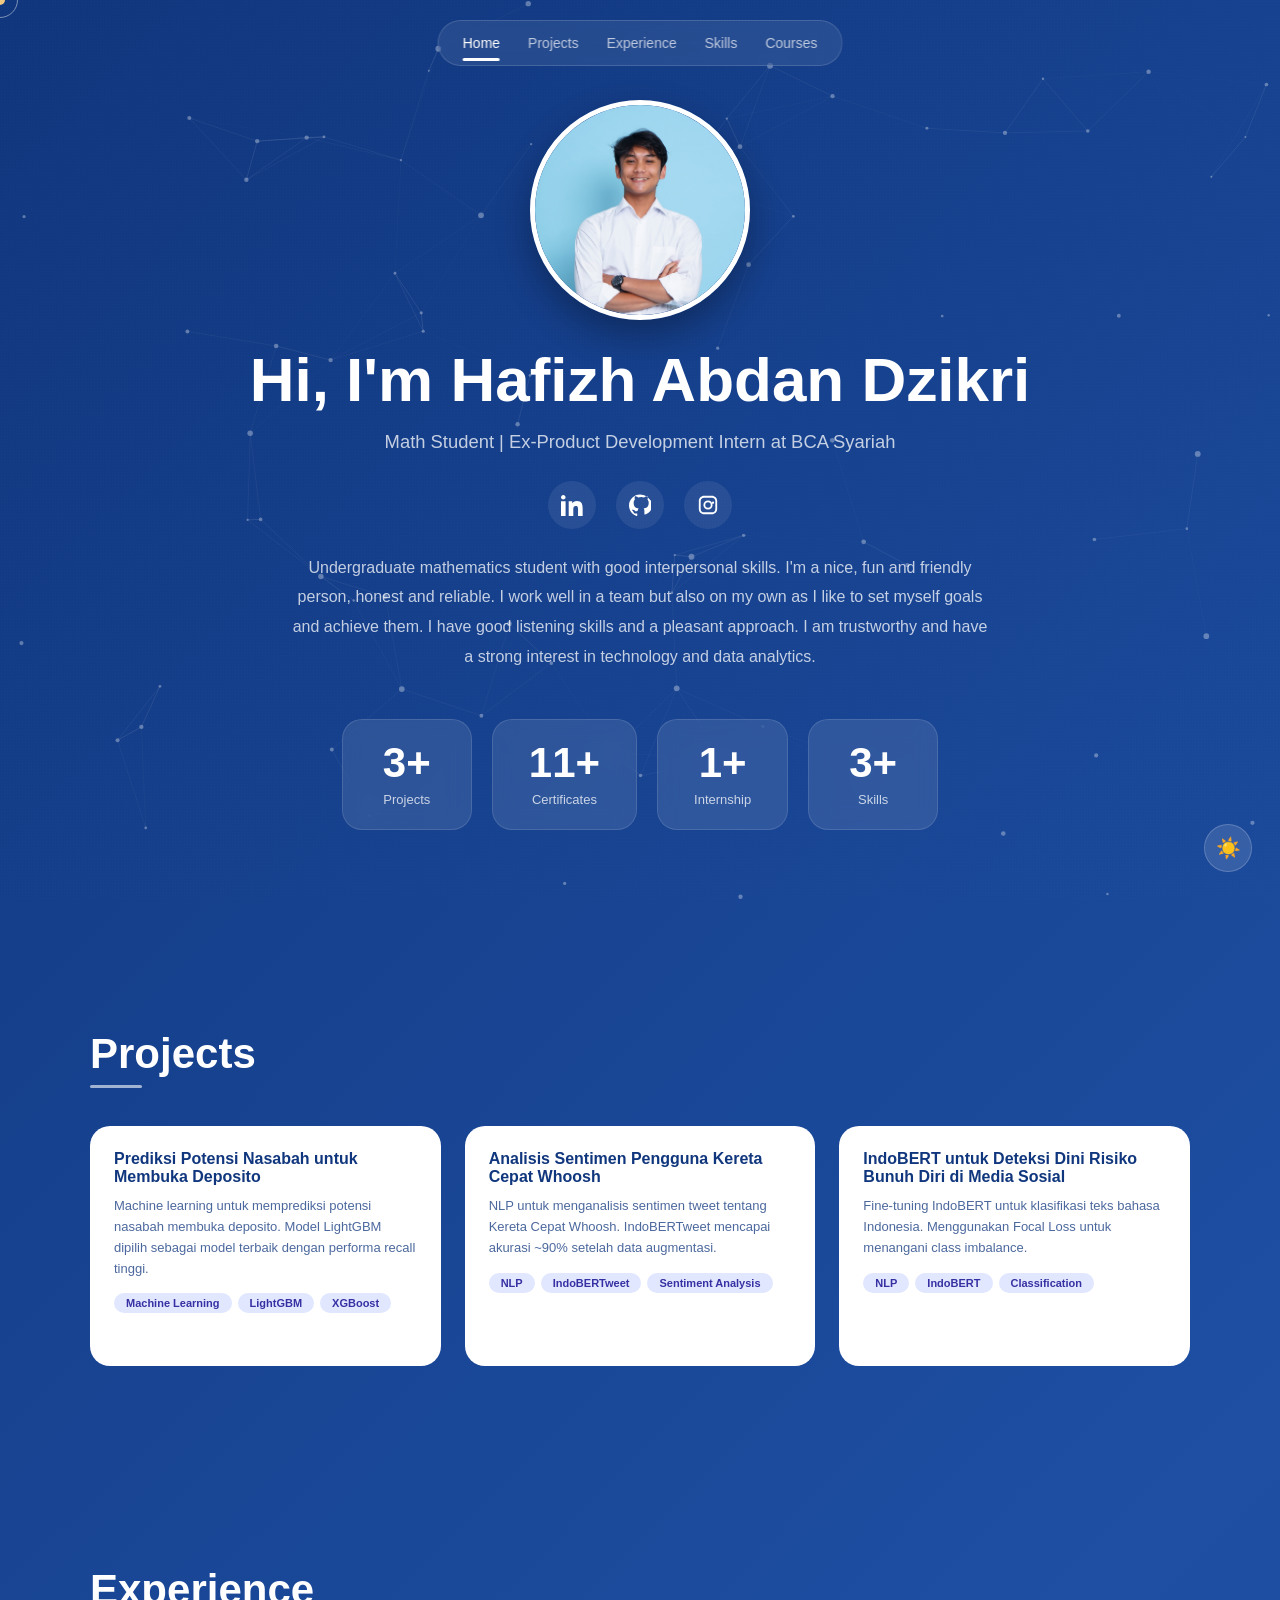
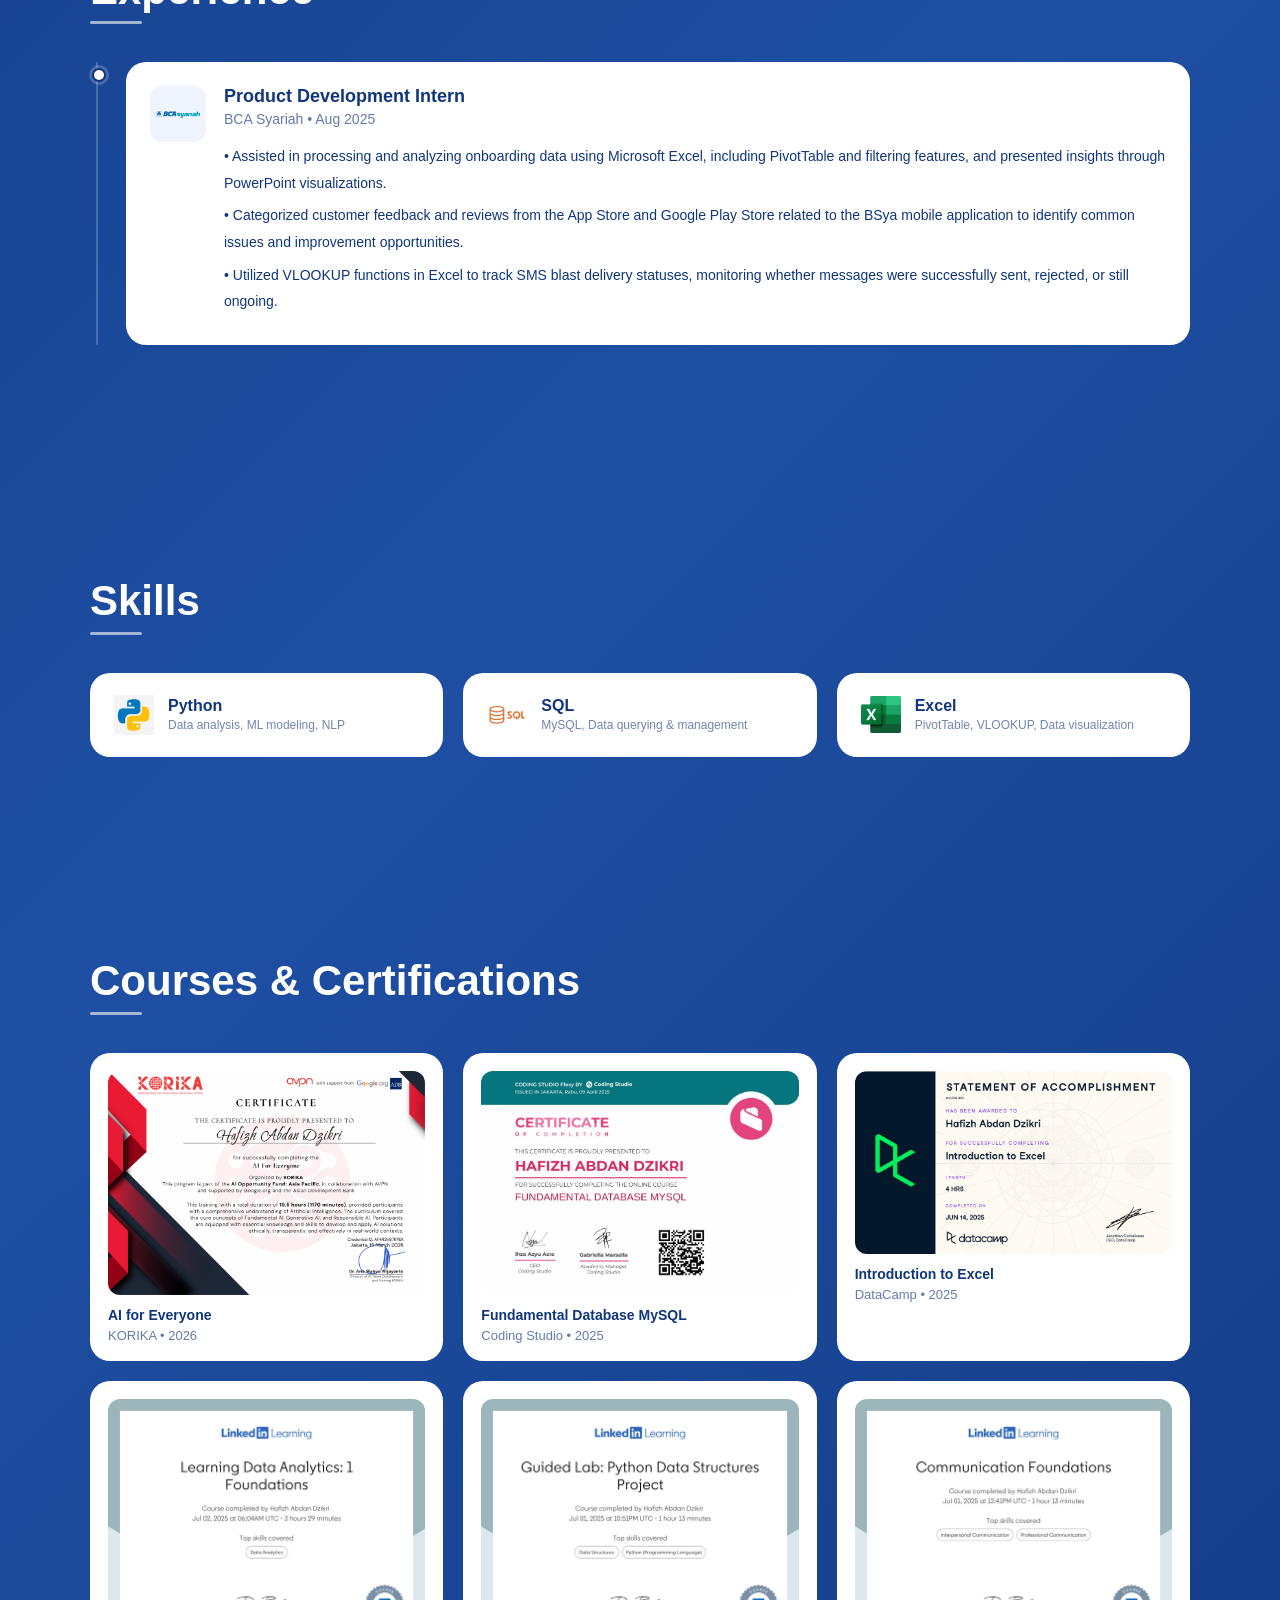
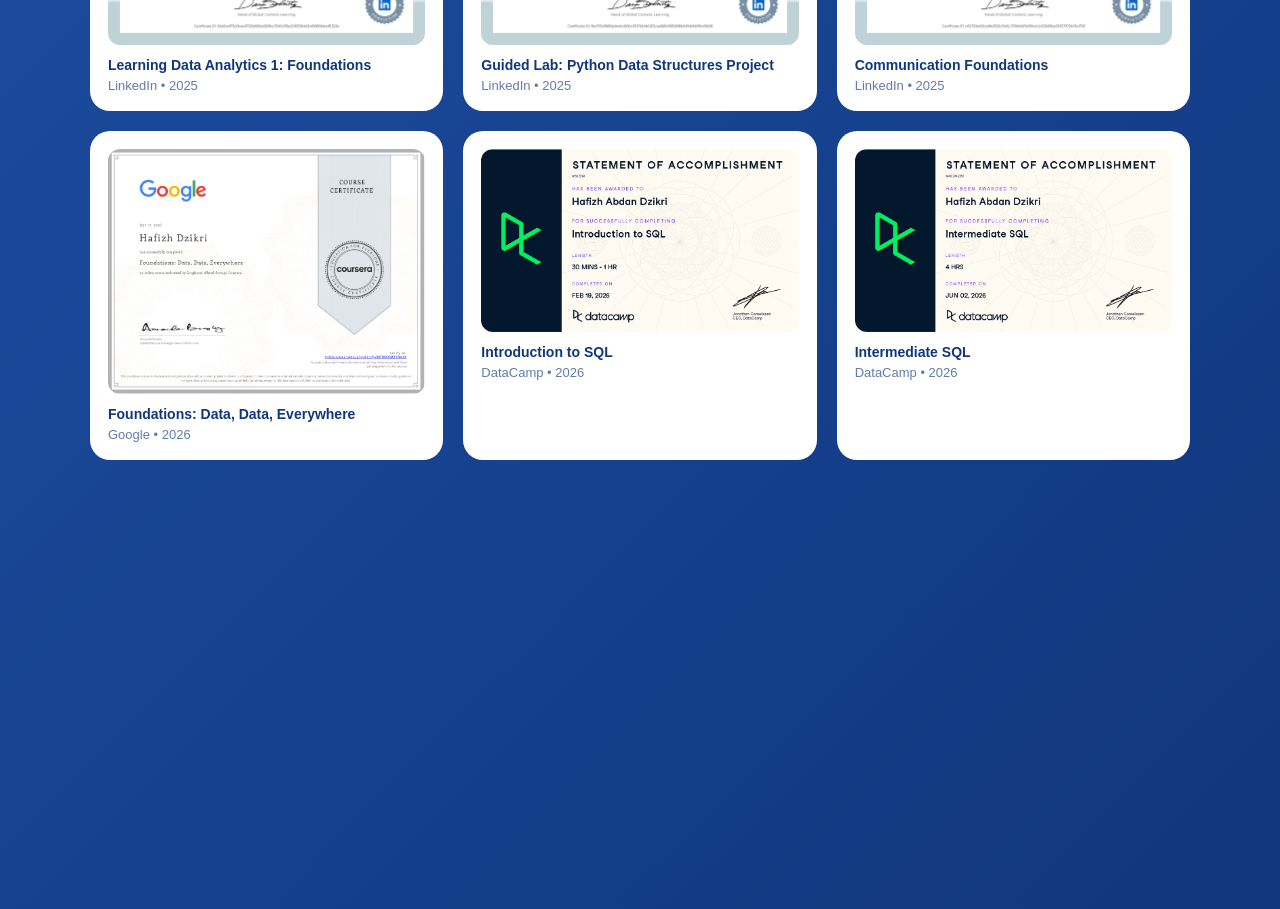
<file: index.html>
<!DOCTYPE html>
<html lang="en">
<head>
<meta charset="UTF-8">
<meta name="viewport" content="width=device-width, initial-scale=1.0">
<title>Hafizh Abdan Dzikri Portfolio</title>
<link href="https://api.fontshare.com/v2/css?f[]=satoshi@400,500,700&display=swap" rel="stylesheet">
<style>

/* ===== ROOT VARIABLES & THEMES ===== */
:root {
  --bg-primary: #10367D;
  --bg-secondary: #1e4fa3;
  --text-primary: #FFFFFF;
  --text-muted: rgba(255,255,255,0.75);
  --card-bg: #FFFFFF;
  --card-text: #10367D;
  --nav-bg: rgba(255,255,255,0.08);
  --nav-border: rgba(255,255,255,0.15);
  --tag-bg: #e0e7ff;
  --tag-text: #3730a3;
  --flip-back: #10367D;
  --stat-bg: rgba(255,255,255,0.10);
  --skill-track: rgba(255,255,255,0.15);
  --timeline-line: rgba(255,255,255,0.2);
  --timeline-dot: #FFFFFF;
  --modal-overlay: rgba(0,0,0,0.75);
  --modal-bg: #FFFFFF;
  --modal-header: #f8f9ff;
  --modal-text: #444;
  --modal-title: #10367D;
  --embed-tab-active-bg: #10367D;
  --embed-area: #f0f3ff;
}

[data-theme="light"] {
  --bg-primary: #f0f4ff;
  --bg-secondary: #e8eeff;
  --text-primary: #10367D;
  --text-muted: rgba(16,54,125,0.7);
  --card-bg: #FFFFFF;
  --card-text: #10367D;
  --nav-bg: rgba(255,255,255,0.88);
  --nav-border: rgba(16,54,125,0.15);
  --stat-bg: rgba(16,54,125,0.07);
  --skill-track: rgba(16,54,125,0.12);
  --timeline-line: rgba(16,54,125,0.15);
  --timeline-dot: #10367D;
  --modal-overlay: rgba(0,0,0,0.6);
}

/* ===== RESET & BASE ===== */
*, *::before, *::after { box-sizing: border-box; margin: 0; padding: 0; }
html { scroll-behavior: smooth; }

body {
  font-family: 'Satoshi', sans-serif;
  background: linear-gradient(135deg, var(--bg-primary) 0%, var(--bg-secondary) 50%, var(--bg-primary) 100%);
  color: var(--text-primary);
  position: relative;
  transition: background 0.5s ease, color 0.3s ease;
}

body::before {
  content: "";
  position: fixed;
  inset: 0;
  pointer-events: none;
  background-image: radial-gradient(rgba(255,255,255,0.035) 1px, transparent 1px);
  background-size: 3px 3px;
  opacity: 0.45;
  z-index: 0;
}

/* ===== SCROLL PROGRESS BAR ===== */
#scroll-progress {
  position: fixed;
  top: 0; left: 0;
  height: 3px;
  width: 0%;
  background: linear-gradient(90deg, rgba(255,255,255,0.9), rgba(255,255,255,0.4));
  z-index: 9999;
  transition: width 0.1s linear;
  border-radius: 0 3px 3px 0;
}
[data-theme="light"] #scroll-progress {
  background: linear-gradient(90deg, #10367D, #1e4fa3);
}

/* ===== CUSTOM CURSOR ===== */
#cursor {
  width: 10px; height: 10px;
  background: white;
  border-radius: 50%;
  position: fixed;
  pointer-events: none;
  z-index: 99999;
  transform: translate(-50%, -50%);
  transition: transform 0.1s ease, opacity 0.2s;
  mix-blend-mode: difference;
}
#cursor-ring {
  width: 36px; height: 36px;
  border: 1.5px solid rgba(255,255,255,0.45);
  border-radius: 50%;
  position: fixed;
  pointer-events: none;
  z-index: 99998;
  transform: translate(-50%, -50%);
  transition: transform 0.18s ease, opacity 0.2s;
}

/* ===== THEME TOGGLE ===== */
#theme-toggle {
  position: fixed;
  bottom: 28px; right: 28px;
  width: 48px; height: 48px;
  border-radius: 50%;
  background: rgba(255,255,255,0.12);
  backdrop-filter: blur(12px);
  border: 1px solid rgba(255,255,255,0.2);
  cursor: pointer;
  z-index: 200;
  display: flex; align-items: center; justify-content: center;
  transition: transform 0.3s, background 0.3s;
  font-size: 20px;
  color: white;
}
[data-theme="light"] #theme-toggle {
  background: rgba(16,54,125,0.09);
  border-color: rgba(16,54,125,0.2);
}
#theme-toggle:hover { transform: scale(1.12) rotate(18deg); }

/* ===== BACK TO TOP ===== */
#back-to-top {
  position: fixed;
  bottom: 88px; right: 28px;
  width: 44px; height: 44px;
  border-radius: 50%;
  background: rgba(255,255,255,0.1);
  backdrop-filter: blur(12px);
  border: 1px solid rgba(255,255,255,0.2);
  display: flex; align-items: center; justify-content: center;
  cursor: pointer; z-index: 200;
  opacity: 0; transform: translateY(12px);
  transition: opacity 0.3s, transform 0.3s, background 0.3s;
  font-size: 18px; color: white; font-weight: 700;
}
[data-theme="light"] #back-to-top {
  background: rgba(16,54,125,0.09);
  border-color: rgba(16,54,125,0.2);
  color: #10367D;
}
#back-to-top.visible { opacity: 1; transform: translateY(0); }
#back-to-top:hover { background: rgba(255,255,255,0.2); transform: translateY(-4px); }

/* ===== CANVAS ===== */
#particles-canvas {
  position: fixed; inset: 0;
  pointer-events: none; z-index: 1; opacity: 0.55;
}

/* ===== NAVBAR ===== */
nav {
  position: fixed;
  top: 20px; left: 50%;
  transform: translateX(-50%);
  background: var(--nav-bg);
  backdrop-filter: blur(15px);
  border: 1px solid var(--nav-border);
  border-radius: 50px;
  padding: 10px 24px;
  z-index: 100;
  white-space: nowrap;
  transition: background 0.4s, border-color 0.4s;
}
#navMenu {
  display: flex; gap: 28px;
  position: relative;
  align-items: center;
}
.nav-link {
  font-size: 14px; font-weight: 500;
  cursor: pointer; opacity: 0.7;
  transition: opacity 0.3s, transform 0.3s;
  text-decoration: none;
  color: var(--text-primary);
  padding: 4px 0;
}
.nav-link:hover { opacity: 1; transform: translateY(-2px); }
.nav-link.active { opacity: 1; }
.indicator {
  position: absolute; bottom: -6px; height: 3px;
  background: var(--text-primary); border-radius: 10px;
  transition: all 0.4s cubic-bezier(0.22, 1, 0.36, 1);
}

/* ===== LAYOUT ===== */
.section { width: 100%; padding: 100px 40px; position: relative; z-index: 2; }
.container { max-width: 1100px; margin: 0 auto; }

@media(max-width: 768px) {
  .section { padding: 80px 20px; }
}

/* ===== HERO ===== */
.hero {
  min-height: 100vh;
  display: flex; align-items: center; justify-content: center;
  text-align: center;
}
.hero-inner { display: flex; flex-direction: column; align-items: center; }

.profile {
  width: 180px; height: 180px;
  border-radius: 50%; object-fit: cover;
  border: 5px solid white;
  box-shadow: 0 15px 35px rgba(0,0,0,0.3);
  display: block; margin: 0 auto;
  transition: transform 0.4s;
  animation: profile-pulse 3s ease-in-out infinite;
}
@media(min-width:768px){ .profile { width: 220px; height: 220px; } }
@keyframes profile-pulse {
  0%,100% { box-shadow: 0 15px 35px rgba(0,0,0,0.3), 0 0 0 0 rgba(255,255,255,0.3); }
  50%      { box-shadow: 0 15px 35px rgba(0,0,0,0.3), 0 0 0 14px rgba(255,255,255,0); }
}
.profile:hover { transform: scale(1.06) rotate(2deg); }

.hero-title {
  font-size: clamp(28px, 6vw, 62px);
  font-weight: 700;
  margin-top: 1.5rem;
  line-height: 1.15;
}
#typing {
  margin-top: 1rem;
  font-size: 1.15rem;
  color: var(--text-muted);
  min-height: 1.6rem;
}
.about-text {
  margin-top: 1.5rem;
  font-size: 16px; line-height: 1.85;
  color: var(--text-muted);
  max-width: 700px;
}

/* ===== SOCIALS ===== */
.socials {
  margin-top: 1.5rem;
  display: flex; justify-content: center; align-items: center; gap: 20px;
}
.social-btn {
  width: 48px; height: 48px; border-radius: 50%;
  background: rgba(255,255,255,0.08);
  display: flex; align-items: center; justify-content: center;
  transition: transform 0.3s, box-shadow 0.3s, background 0.3s;
  text-decoration: none;
}
.social-btn:hover {
  transform: translateY(-6px) scale(1.1);
  box-shadow: 0 14px 28px rgba(0,0,0,0.3);
  background: rgba(255,255,255,0.18);
}
.social-btn svg { width: 22px; height: 22px; fill: var(--text-primary); }

/* ===== STATS ===== */
.stats-row {
  display: flex; justify-content: center;
  gap: 20px; flex-wrap: wrap;
  margin-top: 3rem;
}
.stat-box {
  background: var(--stat-bg);
  backdrop-filter: blur(10px);
  border: 1px solid rgba(255,255,255,0.12);
  border-radius: 20px;
  padding: 22px 36px;
  text-align: center;
  transition: transform 0.3s, box-shadow 0.3s;
  min-width: 130px;
}
[data-theme="light"] .stat-box { border-color: rgba(16,54,125,0.1); }
.stat-box:hover { transform: translateY(-6px); box-shadow: 0 12px 30px rgba(0,0,0,0.22); }
.stat-number { font-size: 42px; font-weight: 700; line-height: 1; color: var(--text-primary); }
.stat-label  { font-size: 13px; margin-top: 8px; color: var(--text-muted); }

/* ===== SECTION HEADING ===== */
.section-heading {
  font-size: clamp(26px, 4vw, 42px);
  font-weight: 700;
  margin-bottom: 48px;
  position: relative;
  display: inline-block;
}
.section-heading::after {
  content: '';
  position: absolute; bottom: -10px; left: 0;
  width: 52px; height: 3px;
  background: rgba(255,255,255,0.6);
  border-radius: 3px;
  transition: width 0.4s ease;
}
[data-theme="light"] .section-heading::after { background: rgba(16,54,125,0.4); }
.section-heading:hover::after { width: 100%; }

/* ===== GRID ===== */
.grid-projects {
  display: grid;
  grid-template-columns: 1fr;
  gap: 24px;
}
@media(min-width: 640px) { .grid-projects { grid-template-columns: 1fr 1fr; } }
@media(min-width: 960px) { .grid-projects { grid-template-columns: 1fr 1fr 1fr; } }

.grid-2 {
  display: grid;
  grid-template-columns: 1fr;
  gap: 20px;
}
@media(min-width: 640px) { .grid-2 { grid-template-columns: 1fr 1fr; } }
@media(min-width: 960px) { .grid-2 { grid-template-columns: 1fr 1fr 1fr; } }

.grid-certs {
  display: grid;
  grid-template-columns: 1fr;
  gap: 20px;
}
@media(min-width: 480px) { .grid-certs { grid-template-columns: 1fr 1fr; } }
@media(min-width: 960px) { .grid-certs { grid-template-columns: 1fr 1fr 1fr; } }

/* ===== CARDS ===== */
.card {
  background: var(--card-bg); color: var(--card-text);
  padding: 24px; border-radius: 20px;
  transition: transform 0.3s, box-shadow 0.35s;
}
.card:hover { transform: translateY(-8px); box-shadow: 0 18px 40px rgba(0,0,0,0.22); }

/* ===== FLIP CARDS ===== */
.flip-card { perspective: 1000px; cursor: pointer; }
.flip-inner {
  position: relative; width: 100%; min-height: 240px;
  transition: transform 0.6s; transform-style: preserve-3d;
}
.flip-card:hover .flip-inner { transform: rotateY(180deg); }
.flip-front, .flip-back {
  position: absolute; inset: 0;
  backface-visibility: hidden; -webkit-backface-visibility: hidden;
  border-radius: 20px; padding: 24px;
}
.flip-front {
  background: var(--card-bg); color: var(--card-text); overflow: hidden;
  transition: box-shadow 0.35s;
}
.flip-card:hover .flip-front {
  box-shadow: 0 0 0 2px rgba(55,138,221,0.4), 0 16px 40px rgba(55,138,221,0.18);
}
.flip-back {
  background: var(--flip-back);
  border: 2px solid rgba(255,255,255,0.3);
  color: white; transform: rotateY(180deg);
  display: flex; flex-direction: column; align-items: center;
  justify-content: center; gap: 14px; text-align: center;
  padding: 28px;
}
.flip-back .view-btn {
  margin-top: 8px; padding: 10px 24px;
  background: white; color: #10367D; border-radius: 30px;
  font-weight: 600; font-size: 14px; transition: background 0.2s; border: none; cursor: pointer;
}
.flip-back .view-btn:hover { background: #e0e7ff; }

.project-title  { font-weight: 700; font-size: 16px; margin-bottom: 10px; }
.project-desc   { font-size: 13px; opacity: 0.75; line-height: 1.6; }
.tags-row       { margin-top: 14px; display: flex; gap: 6px; flex-wrap: wrap; }
.tag {
  background: var(--tag-bg); color: var(--tag-text);
  padding: 4px 12px; border-radius: 20px; font-size: 11px; font-weight: 600;
}

/* ===== FADE ANIMATION ===== */
.fade { opacity: 0; transform: translateY(40px); }
.fade.show { opacity: 1; transform: translateY(0); transition: 0.75s cubic-bezier(0.22,1,0.36,1); }

/* ===== EXPERIENCE / TIMELINE ===== */
.timeline { position: relative; padding-left: 36px; }
.timeline::before {
  content: '';
  position: absolute; left: 6px; top: 0; bottom: 0;
  width: 2px; background: var(--timeline-line); border-radius: 2px;
}
.timeline-item { position: relative; margin-bottom: 32px; }
.timeline-dot {
  position: absolute; left: -34px; top: 6px;
  width: 14px; height: 14px; border-radius: 50%;
  background: var(--timeline-dot);
  border: 2px solid var(--bg-primary);
  box-shadow: 0 0 0 3px rgba(255,255,255,0.2);
  transition: transform 0.3s, box-shadow 0.3s;
}
.timeline-item:hover .timeline-dot {
  transform: scale(1.4);
  box-shadow: 0 0 0 6px rgba(255,255,255,0.12);
}
.exp-card {
  background: var(--card-bg); color: var(--card-text);
  padding: 24px; border-radius: 20px;
  display: flex; gap: 18px; align-items: flex-start;
  transition: transform 0.3s, box-shadow 0.35s;
}
.exp-card:hover { transform: translateY(-6px); box-shadow: 0 16px 36px rgba(0,0,0,0.2); }
.exp-logo {
  width: 56px; height: 56px; object-fit: contain;
  border-radius: 12px; background: #f0f4ff; padding: 6px; flex-shrink: 0;
}
.exp-title { font-weight: 700; font-size: 18px; }
.exp-sub   { opacity: 0.65; font-size: 14px; margin-top: 4px; }
.exp-body  { margin-top: 16px; line-height: 1.9; font-size: 14px; }
.exp-body p { margin-bottom: 6px; }

/* ===== SKILLS ===== */
.skill-item {
  background: var(--card-bg); color: var(--card-text);
  padding: 22px 24px; border-radius: 20px;
  transition: transform 0.3s, box-shadow 0.35s;
}
.skill-item:hover { transform: translateY(-6px); box-shadow: 0 14px 32px rgba(0,0,0,0.18); }
.skill-header { display: flex; align-items: center; gap: 14px; }
.skill-header img { width: 40px; height: 40px; object-fit: contain; }
.skill-name { font-weight: 700; font-size: 16px; }
.skill-sub  { font-size: 12px; opacity: 0.6; margin-top: 3px; }

/* ===== CERT CARD ===== */
.cert-card {
  background: var(--card-bg); color: var(--card-text);
  padding: 18px; border-radius: 20px;
  transition: transform 0.3s, box-shadow 0.35s;
}
.cert-card:hover { transform: translateY(-6px); box-shadow: 0 14px 32px rgba(0,0,0,0.2); }
.cert-card img { border-radius: 12px; margin-bottom: 12px; width: 100%; display: block; }
.cert-title   { font-weight: 700; font-size: 14px; }
.cert-sub     { opacity: 0.65; font-size: 13px; margin-top: 5px; }

/* ===== MODAL ===== */
#modal {
  position: fixed; inset: 0;
  background: var(--modal-overlay);
  display: none; align-items: center; justify-content: center;
  z-index: 999; padding: 24px;
}
#modal.open { display: flex; }
.modal-box {
  width: 100%; max-width: 960px;
  background: var(--modal-bg); border-radius: 24px;
  overflow: hidden; display: flex; flex-direction: column;
  max-height: 90vh;
  animation: slideUp 0.3s cubic-bezier(0.22,1,0.36,1);
}
@keyframes slideUp {
  from { transform: translateY(30px); opacity: 0; }
  to   { transform: translateY(0);    opacity: 1; }
}
.modal-header {
  padding: 16px 24px;
  display: flex; justify-content: space-between; align-items: center;
  border-bottom: 1px solid #eee; background: var(--modal-header);
}
.modal-header h4 { color: var(--modal-title); font-weight: 700; font-size: 16px; margin: 0; flex: 1; padding-right: 16px; }
.modal-close-btn {
  width: 36px; height: 36px; border-radius: 50%; border: none;
  background: transparent; cursor: pointer;
  display: flex; align-items: center; justify-content: center; transition: background 0.2s; flex-shrink: 0;
}
.modal-close-btn:hover { background: rgba(0,0,0,0.08); }
.modal-desc {
  padding: 18px 24px; color: var(--modal-text); line-height: 1.75;
  font-size: 14px; border-bottom: 1px solid #eee;
  overflow-y: auto; max-height: 120px;
}
.embed-tabs {
  display: flex; gap: 8px; padding: 12px 24px;
  background: var(--embed-area); border-bottom: 1px solid #dde;
}
.embed-tab {
  padding: 7px 18px; border-radius: 20px; font-size: 13px; font-weight: 600;
  cursor: pointer; border: 2px solid transparent;
  background: transparent; color: #10367D; opacity: 0.6; transition: all 0.2s;
}
.embed-tab.active { background: var(--embed-tab-active-bg); color: white; opacity: 1; }
.embed-frame { display: none; width: 100%; height: 520px; border: none; }
.embed-frame.active { display: block; }
.no-file-msg { display: none; padding: 48px; text-align: center; color: #aaa; font-size: 14px; }

</style>
</head>
<body>

<div id="scroll-progress"></div>
<div id="cursor"></div>
<div id="cursor-ring"></div>
<canvas id="particles-canvas"></canvas>

<button id="theme-toggle" onclick="toggleTheme()" title="Toggle theme">☀️</button>
<button id="back-to-top" onclick="window.scrollTo({top:0,behavior:'smooth'})" title="Back to top">↑</button>

<!-- NAVBAR -->
<nav>
  <div id="navMenu">
    <a href="#home"       class="nav-link active">Home</a>
    <a href="#projects"   class="nav-link">Projects</a>
    <a href="#experience" class="nav-link">Experience</a>
    <a href="#skills"     class="nav-link">Skills</a>
    <a href="#courses"    class="nav-link">Courses</a>
    <div class="indicator" id="indicator"></div>
  </div>
</nav>

<!-- HOME -->
<section id="home" class="hero section">
  <div class="container">
    <div class="hero-inner">
      <img src="foto.jpg" alt="Hafizh Photo" class="profile fade">
      <h1 class="hero-title fade">Hi, I'm Hafizh Abdan Dzikri</h1>
      <p id="typing" class="fade"></p>
      <div class="socials fade">
        <a href="https://www.linkedin.com/in/hafizh-abdan-dzikri-4699b51a2/" target="_blank" class="social-btn">
          <svg viewBox="0 0 24 24"><path d="M4.98 3.5C4.98 4.88 3.86 6 2.49 6S0 4.88 0 3.5 1.12 1 2.49 1 4.98 2.12 4.98 3.5zM0 8h5v16H0V8zm7.5 0h4.7v2.2h.1c.7-1.2 2.4-2.5 5-2.5 5.3 0 6.3 3.5 6.3 8V24h-5v-7.1c0-1.7 0-3.9-2.4-3.9-2.4 0-2.8 1.9-2.8 3.8V24h-5V8z"/></svg>
        </a>
        <a href="https://github.com/hafizhabdan31" target="_blank" class="social-btn">
          <svg viewBox="0 0 24 24"><path d="M12 .5C5.4.5 0 5.9 0 12.6c0 5.3 3.4 9.8 8.2 11.4.6.1.8-.3.8-.6v-2.2c-3.3.7-4-1.4-4-1.4-.6-1.5-1.4-1.9-1.4-1.9-1.2-.8.1-.8.1-.8 1.3.1 2 .4 2 .4 1.2 2.1 3.2 1.5 4 .1.1-.9.5-1.5.9-1.8-2.7-.3-5.5-1.4-5.5-6.2 0-1.4.5-2.6 1.3-3.5-.1-.3-.6-1.7.1-3.6 0 0 1.1-.4 3.6 1.3 1-.3 2.1-.5 3.2-.5s2.2.2 3.2.5c2.5-1.7 3.6-1.3 3.6-1.3.7 1.9.2 3.3.1 3.6.8.9 1.3 2.1 1.3 3.5 0 4.8-2.9 5.9-5.6 6.2.5.4.9 1.2.9 2.4v3.6c0 .3.2.7.8.6 4.8-1.6 8.2-6.1 8.2-11.4C24 5.9 18.6.5 12 .5z"/></svg>
        </a>
        <a href="https://instagram.com/hafizhabdan_" target="_blank" class="social-btn">
          <svg viewBox="0 0 24 24"><path d="M7.75 2C4.57 2 2 4.57 2 7.75v8.5C2 19.43 4.57 22 7.75 22h8.5C19.43 22 22 19.43 22 16.25v-8.5C22 4.57 19.43 2 16.25 2h-8.5zm0 2h8.5C18.55 4 20 5.45 20 7.75v8.5c0 2.3-1.45 3.75-3.75 3.75h-8.5C5.45 20 4 18.55 4 16.25v-8.5C4 5.45 5.45 4 7.75 4zm4.25 3a5 5 0 100 10 5 5 0 000-10zm0 2a3 3 0 110 6 3 3 0 010-6zm5.5-.75a1.25 1.25 0 100 2.5 1.25 1.25 0 000-2.5z"/></svg>
        </a>
      </div>
      <p class="about-text fade">
        Undergraduate mathematics student with good interpersonal skills. I'm a nice, fun and friendly person, honest and reliable. I work well in a team but also on my own as I like to set myself goals and achieve them. I have good listening skills and a pleasant approach. I am trustworthy and have a strong interest in technology and data analytics.
      </p>
      <div class="stats-row fade">
        <div class="stat-box"><div class="stat-number" data-target="3">0</div><div class="stat-label">Projects</div></div>
        <div class="stat-box"><div class="stat-number" data-target="11">0</div><div class="stat-label">Certificates</div></div>
        <div class="stat-box"><div class="stat-number" data-target="1">0</div><div class="stat-label">Internship</div></div>
        <div class="stat-box"><div class="stat-number" data-target="3">0</div><div class="stat-label">Skills</div></div>
      </div>
    </div>
  </div>
</section>

<!-- PROJECTS -->
<section id="projects" class="section">
  <div class="container">
    <h2 class="section-heading fade">Projects</h2>
    <div class="grid-projects">

      <div class="flip-card fade" onclick="openModal('Prediksi Potensi Nasabah untuk Membuka Deposito','Penelitian ini bertujuan untuk memprediksi potensi nasabah dalam membuka deposito menggunakan pendekatan machine learning guna meningkatkan efisiensi marketing dan profit bank. Dataset dianalisis melalui preprocessing, feature engineering, serta pemodelan. Hasil evaluasi menunjukkan model LightGBM sebagai model terbaik dengan performa recall tinggi.','project1.pdf','https://docs.google.com/presentation/d/1TlejguqK5Aq-NyYtKU6NgL12upWHQOPQJDQQ8neqFQg/edit?usp=sharing')">
        <div class="flip-inner">
          <div class="flip-front">
            <p class="project-title">Prediksi Potensi Nasabah untuk Membuka Deposito</p>
            <p class="project-desc">Machine learning untuk memprediksi potensi nasabah membuka deposito. Model LightGBM dipilih sebagai model terbaik dengan performa recall tinggi.</p>
            <div class="tags-row"><span class="tag">Machine Learning</span><span class="tag">LightGBM</span><span class="tag">XGBoost</span></div>
          </div>
          <div class="flip-back">
            <svg width="36" height="36" fill="white" viewBox="0 0 24 24"><path d="M14 2H6a2 2 0 0 0-2 2v16a2 2 0 0 0 2 2h12a2 2 0 0 0 2-2V8l-6-6zm4 18H6V4h7v5h5v11z"/></svg>
            <p style="font-size:14px;font-weight:600;">Lihat Detail Project</p>
            <button class="view-btn" onclick="event.stopPropagation()">Buka →</button>
          </div>
        </div>
      </div>

      <div class="flip-card fade" onclick="openModal('Analisis Sentimen Pengguna Kereta Cepat Whoosh','Penelitian ini menganalisis sentimen publik terhadap Kereta Cepat Whoosh berdasarkan data tweet dari aplikasi X menggunakan Machine Learning dan NLP. Model yang dibandingkan meliputi TF-IDF + SVM, IndoBERT, dan IndoBERTweet. IndoBERTweet memberikan performa terbaik dengan akurasi sekitar 90% setelah augmentasi data.','project2.pdf','')">
        <div class="flip-inner">
          <div class="flip-front">
            <p class="project-title">Analisis Sentimen Pengguna Kereta Cepat Whoosh</p>
            <p class="project-desc">NLP untuk menganalisis sentimen tweet tentang Kereta Cepat Whoosh. IndoBERTweet mencapai akurasi ~90% setelah data augmentasi.</p>
            <div class="tags-row"><span class="tag">NLP</span><span class="tag">IndoBERTweet</span><span class="tag">Sentiment Analysis</span></div>
          </div>
          <div class="flip-back">
            <svg width="36" height="36" fill="white" viewBox="0 0 24 24"><path d="M14 2H6a2 2 0 0 0-2 2v16a2 2 0 0 0 2 2h12a2 2 0 0 0 2-2V8l-6-6zm4 18H6V4h7v5h5v11z"/></svg>
            <p style="font-size:14px;font-weight:600;">Lihat Detail Project</p>
            <button class="view-btn" onclick="event.stopPropagation()">Buka →</button>
          </div>
        </div>
      </div>

      <div class="flip-card fade" onclick="openModal('IndoBERT untuk Deteksi Dini Risiko Bunuh Diri di Media Sosial','Membangun model klasifikasi berbasis IndoBERT untuk mendeteksi dini risiko bunuh diri pada unggahan media sosial berbahasa Indonesia. Proyek mencakup pengumpulan dan pelabelan data, pra-pemrosesan teks, fine-tuning model NLP, serta evaluasi menggunakan Focal Loss untuk menangani ketidakseimbangan kelas.','project3.pdf','')">
        <div class="flip-inner">
          <div class="flip-front">
            <p class="project-title">IndoBERT untuk Deteksi Dini Risiko Bunuh Diri di Media Sosial</p>
            <p class="project-desc">Fine-tuning IndoBERT untuk klasifikasi teks bahasa Indonesia. Menggunakan Focal Loss untuk menangani class imbalance.</p>
            <div class="tags-row"><span class="tag">NLP</span><span class="tag">IndoBERT</span><span class="tag">Classification</span></div>
          </div>
          <div class="flip-back">
            <svg width="36" height="36" fill="white" viewBox="0 0 24 24"><path d="M14 2H6a2 2 0 0 0-2 2v16a2 2 0 0 0 2 2h12a2 2 0 0 0 2-2V8l-6-6zm4 18H6V4h7v5h5v11z"/></svg>
            <p style="font-size:14px;font-weight:600;">Lihat Detail Project</p>
            <button class="view-btn" onclick="event.stopPropagation()">Buka →</button>
          </div>
        </div>
      </div>

    </div>
  </div>
</section>

<!-- EXPERIENCE -->
<section id="experience" class="section">
  <div class="container">
    <h2 class="section-heading fade">Experience</h2>
    <div class="timeline fade">
      <div class="timeline-item">
        <div class="timeline-dot"></div>
        <div class="exp-card">
          <img src="bca-syariah.png" alt="BCA Syariah" class="exp-logo">
          <div>
            <div class="exp-title">Product Development Intern</div>
            <div class="exp-sub">BCA Syariah • Aug 2025</div>
            <div class="exp-body">
              <p>• Assisted in processing and analyzing onboarding data using Microsoft Excel, including PivotTable and filtering features, and presented insights through PowerPoint visualizations.</p>
              <p>• Categorized customer feedback and reviews from the App Store and Google Play Store related to the BSya mobile application to identify common issues and improvement opportunities.</p>
              <p>• Utilized VLOOKUP functions in Excel to track SMS blast delivery statuses, monitoring whether messages were successfully sent, rejected, or still ongoing.</p>
            </div>
          </div>
        </div>
      </div>
    </div>
  </div>
</section>

<!-- SKILLS -->
<section id="skills" class="section">
  <div class="container">
    <h2 class="section-heading fade">Skills</h2>
    <div class="grid-2">
      <div class="skill-item fade">
        <div class="skill-header">
          <img src="icons/python.png" alt="Python">
          <div><div class="skill-name">Python</div><div class="skill-sub">Data analysis, ML modeling, NLP</div></div>
        </div>
      </div>
      <div class="skill-item fade">
        <div class="skill-header">
          <img src="icons/sql.png" alt="SQL">
          <div><div class="skill-name">SQL</div><div class="skill-sub">MySQL, Data querying & management</div></div>
        </div>
      </div>
      <div class="skill-item fade">
        <div class="skill-header">
          <img src="icons/excel.png" alt="Excel">
          <div><div class="skill-name">Excel</div><div class="skill-sub">PivotTable, VLOOKUP, Data visualization</div></div>
        </div>
      </div>
    </div>
  </div>
</section>

<!-- COURSES -->
<section id="courses" class="section">
  <div class="container">
    <h2 class="section-heading fade">Courses & Certifications</h2>
    <div class="grid-certs">
      <div class="cert-card fade"><img src="Certificate-Hafizh Abdan Dzikri-AI For Everyone.jpg" alt="Certificate"><div class="cert-title">AI for Everyone</div><div class="cert-sub">KORIKA • 2026</div></div>
      <div class="cert-card fade"><img src="Sertifikat Fundamental Database MySQL.jpg" alt="Certificate"><div class="cert-title">Fundamental Database MySQL</div><div class="cert-sub">Coding Studio • 2025</div></div>
      <div class="cert-card fade"><img src="Introduction to Excel.jpg" alt="Certificate"><div class="cert-title">Introduction to Excel</div><div class="cert-sub">DataCamp • 2025</div></div>
      <div class="cert-card fade"><img src="Learning Data Analytics 1 Foundations.jpg" alt="Certificate"><div class="cert-title">Learning Data Analytics 1: Foundations</div><div class="cert-sub">LinkedIn • 2025</div></div>
      <div class="cert-card fade"><img src="Guided Lab Python Data Structures Project.jpg" alt="Certificate"><div class="cert-title">Guided Lab: Python Data Structures Project</div><div class="cert-sub">LinkedIn • 2025</div></div>
      <div class="cert-card fade"><img src="Communication Foundations.jpg" alt="Certificate"><div class="cert-title">Communication Foundations</div><div class="cert-sub">LinkedIn • 2025</div></div>
      <div class="cert-card fade"><img src="FoundationsDataData.jpg" alt="Certificate"><div class="cert-title">Foundations: Data, Data, Everywhere</div><div class="cert-sub">Google • 2026</div></div>
      <div class="cert-card fade"><img src="IntroductionSQL.jpg" alt="Certificate"><div class="cert-title">Introduction to SQL</div><div class="cert-sub">DataCamp • 2026</div></div>
      <div class="cert-card fade"><img src="IntermediateSQL.jpg" alt="Certificate"><div class="cert-title">Intermediate SQL</div><div class="cert-sub">DataCamp • 2026</div></div>
      <div class="cert-card fade"><img src="AskQuestions.jpg" alt="Certificate"><div class="cert-title">Ask Questions to Make Data-Driven Decisions</div><div class="cert-sub">Google • 2026</div></div>
      <div class="cert-card fade"><img src="PrepareDataforExploration.jpg" alt="Certificate"><div class="cert-title">Prepare Data for Exploration</div><div class="cert-sub">Google • 2026</div></div>
    </div>
  </div>
</section>

<!-- MODAL -->
<div id="modal" onclick="handleOverlayClick(event)">
  <div class="modal-box">
    <div class="modal-header">
      <h4 id="modalTitle">Project Title</h4>
      <button class="modal-close-btn" onclick="closeModal()">
        <svg width="18" height="18" viewBox="0 0 24 24" fill="none">
          <path d="M6 6L18 18M6 18L18 6" stroke="#333" stroke-width="2" stroke-linecap="round"/>
        </svg>
      </button>
    </div>
    <div id="modalDesc" class="modal-desc"></div>
    <div class="embed-tabs" id="embedTabs"></div>
    <iframe id="framePDF" class="embed-frame" title="PDF Viewer"></iframe>
    <iframe id="framePPT" class="embed-frame" title="PPT Viewer"></iframe>
    <div id="noFileMsg" class="no-file-msg"><p>📄 File tidak tersedia.</p></div>
  </div>
</div>

<script>
/* ===== PARTICLES ===== */
(function(){
  const canvas = document.getElementById('particles-canvas');
  const ctx = canvas.getContext('2d');
  let W, H, particles = [], mouse = {x:-999,y:-999};
  const MAX=80, DIST=140;
  function resize(){ W=canvas.width=window.innerWidth; H=canvas.height=window.innerHeight; }
  function P(){ this.x=Math.random()*W; this.y=Math.random()*H; this.vx=(Math.random()-.5)*.45; this.vy=(Math.random()-.5)*.45; this.r=Math.random()*2+1; }
  P.prototype.update=function(){ this.x+=this.vx; this.y+=this.vy; if(this.x<0||this.x>W)this.vx*=-1; if(this.y<0||this.y>H)this.vy*=-1; };
  function isLight(){ return document.documentElement.dataset.theme==='light'; }
  function draw(){
    ctx.clearRect(0,0,W,H);
    var dc=isLight()?'rgba(16,54,125,0.5)':'rgba(255,255,255,0.6)', lc=isLight()?'rgba(16,54,125,':'rgba(255,255,255,';
    particles.forEach(function(p){ p.update(); ctx.beginPath(); ctx.arc(p.x,p.y,p.r,0,Math.PI*2); ctx.fillStyle=dc; ctx.fill(); });
    for(var i=0;i<particles.length;i++){
      for(var j=i+1;j<particles.length;j++){
        var dx=particles[i].x-particles[j].x, dy=particles[i].y-particles[j].y, d=Math.sqrt(dx*dx+dy*dy);
        if(d<DIST){ ctx.beginPath(); ctx.moveTo(particles[i].x,particles[i].y); ctx.lineTo(particles[j].x,particles[j].y); ctx.strokeStyle=lc+(1-d/DIST)*.28+')'; ctx.lineWidth=.8; ctx.stroke(); }
      }
      var dx=particles[i].x-mouse.x, dy=particles[i].y-mouse.y, d=Math.sqrt(dx*dx+dy*dy);
      if(d<120){ ctx.beginPath(); ctx.moveTo(particles[i].x,particles[i].y); ctx.lineTo(mouse.x,mouse.y); ctx.strokeStyle=lc+(1-d/120)*.55+')'; ctx.lineWidth=1; ctx.stroke(); }
    }
    requestAnimationFrame(draw);
  }
  resize(); for(var i=0;i<MAX;i++) particles.push(new P());
  window.addEventListener('resize',resize);
  window.addEventListener('mousemove',function(e){ mouse.x=e.clientX; mouse.y=e.clientY; });
  draw();
})();

/* ===== CUSTOM CURSOR ===== */
(function(){
  var dot=document.getElementById('cursor'), ring=document.getElementById('cursor-ring'), rx=0,ry=0,mx=0,my=0;
  document.addEventListener('mousemove',function(e){ mx=e.clientX; my=e.clientY; dot.style.left=mx+'px'; dot.style.top=my+'px'; });
  function animR(){ rx+=(mx-rx)*.12; ry+=(my-ry)*.12; ring.style.left=rx+'px'; ring.style.top=ry+'px'; requestAnimationFrame(animR); } animR();
  document.querySelectorAll('a,button,.flip-card,.card,.social-btn,.skill-item,.cert-card,.exp-card').forEach(function(el){
    el.addEventListener('mouseenter',function(){ dot.style.transform='translate(-50%,-50%) scale(2.2)'; ring.style.transform='translate(-50%,-50%) scale(1.5)'; ring.style.opacity='.4'; });
    el.addEventListener('mouseleave',function(){ dot.style.transform='translate(-50%,-50%) scale(1)'; ring.style.transform='translate(-50%,-50%) scale(1)'; ring.style.opacity='1'; });
  });
})();

/* ===== SCROLL PROGRESS + BACK TO TOP ===== */
window.addEventListener('scroll',function(){
  var st=window.scrollY, dh=document.documentElement.scrollHeight-window.innerHeight;
  document.getElementById('scroll-progress').style.width=(st/dh*100)+'%';
  var btn=document.getElementById('back-to-top');
  if(st>400) btn.classList.add('visible'); else btn.classList.remove('visible');
});

/* ===== THEME TOGGLE ===== */
function toggleTheme(){
  var html=document.documentElement, isLight=html.dataset.theme==='light';
  html.dataset.theme=isLight?'':' light';
  if(!isLight){ html.setAttribute('data-theme','light'); } else { html.removeAttribute('data-theme'); }
  document.getElementById('theme-toggle').textContent=isLight?'☀️':'🌙';
}

/* ===== NAVBAR ===== */
var links=document.querySelectorAll('.nav-link'), indicator=document.getElementById('indicator'), sections=document.querySelectorAll('section');
function moveIndicator(el){ indicator.style.width=el.offsetWidth+'px'; indicator.style.left=el.offsetLeft+'px'; }
function setActive(link){ links.forEach(function(l){l.classList.remove('active');}); link.classList.add('active'); moveIndicator(link); }
links.forEach(function(link){ link.addEventListener('click',function(){ setActive(link); }); });
window.addEventListener('scroll',function(){
  var current='';
  sections.forEach(function(s){ if(window.scrollY>=s.offsetTop-180) current=s.id; });
  links.forEach(function(l){ if(l.getAttribute('href')==='#'+current) setActive(l); });
});
requestAnimationFrame(function(){ moveIndicator(links[0]); });

/* ===== FADE ON SCROLL ===== */
var fades=document.querySelectorAll('.fade'), countersStarted=false;
function showOnScroll(){
  fades.forEach(function(el){
    if(el.getBoundingClientRect().top<window.innerHeight*.88){
      el.classList.add('show');
      if(el.classList.contains('stats-row') && !countersStarted){ countersStarted=true; animateCounters(); }
    }
  });
}
window.addEventListener('scroll',showOnScroll);
showOnScroll();

/* ===== COUNTERS ===== */
function animateCounters(){
  document.querySelectorAll('.stat-number').forEach(function(el){
    var target=parseInt(el.dataset.target,10), dur=1800, start=performance.now();
    function step(now){ var p=Math.min((now-start)/dur,1), ease=1-Math.pow(1-p,3); el.textContent=Math.floor(ease*target)+(p<1?'':'+'); if(p<1) requestAnimationFrame(step); else el.textContent=target+'+'; }
    requestAnimationFrame(step);
  });
}

/* ===== TYPING ===== */
var txt="Math Student | Ex-Product Development Intern at BCA Syariah", ti=0;
function typeWriter(){ if(ti<txt.length){ document.getElementById('typing').innerHTML+=txt[ti]; ti++; setTimeout(typeWriter,40); } }
typeWriter();

/* ===== MODAL ===== */
function openModal(title,desc,pdfSrc,pptSrc){
  document.getElementById('modalTitle').textContent=title;
  document.getElementById('modalDesc').textContent=desc;
  var fP=document.getElementById('framePDF'), fS=document.getElementById('framePPT'), tabs=document.getElementById('embedTabs'), nf=document.getElementById('noFileMsg');
  fP.classList.remove('active'); fS.classList.remove('active'); fP.src=''; fS.src=''; tabs.innerHTML=''; nf.style.display='none';
  var hasPDF=pdfSrc&&pdfSrc.trim()!=='', hasPPT=pptSrc&&pptSrc.trim()!=='';
  if(!hasPDF&&!hasPPT){ nf.style.display='block'; }
  else {
    if(hasPDF){ var b=document.createElement('button'); b.className='embed-tab active'; b.textContent='📄 PDF'; b.onclick=function(){switchTab('pdf',pdfSrc,pptSrc);}; tabs.appendChild(b); }
    if(hasPPT){ var b2=document.createElement('button'); b2.className='embed-tab'+(hasPDF?'':' active'); b2.textContent='📊 Presentasi'; b2.onclick=function(){switchTab('ppt',pdfSrc,pptSrc);}; tabs.appendChild(b2); }
    if(hasPDF){ fP.src=pdfSrc; fP.classList.add('active'); } else { fS.src=pptSrc; fS.classList.add('active'); }
  }
  document.getElementById('modal').classList.add('open');
  document.body.style.overflow='hidden';
}
function switchTab(which,pdfSrc,pptSrc){
  var fP=document.getElementById('framePDF'), fS=document.getElementById('framePPT'), btns=document.querySelectorAll('.embed-tab');
  fP.classList.remove('active'); fS.classList.remove('active');
  if(which==='pdf'){ fP.src=pdfSrc; fP.classList.add('active'); btns[0].classList.add('active'); if(btns[1]) btns[1].classList.remove('active'); }
  else { fS.src=pptSrc; fS.classList.add('active'); btns[btns.length-1].classList.add('active'); if(btns.length>1) btns[0].classList.remove('active'); }
}
function closeModal(){ document.getElementById('modal').classList.remove('open'); document.body.style.overflow=''; document.getElementById('framePDF').src=''; document.getElementById('framePPT').src=''; }
function handleOverlayClick(e){ if(e.target===document.getElementById('modal')) closeModal(); }
document.addEventListener('keydown',function(e){ if(e.key==='Escape') closeModal(); });
</script>
</body>
</html>
</file>
